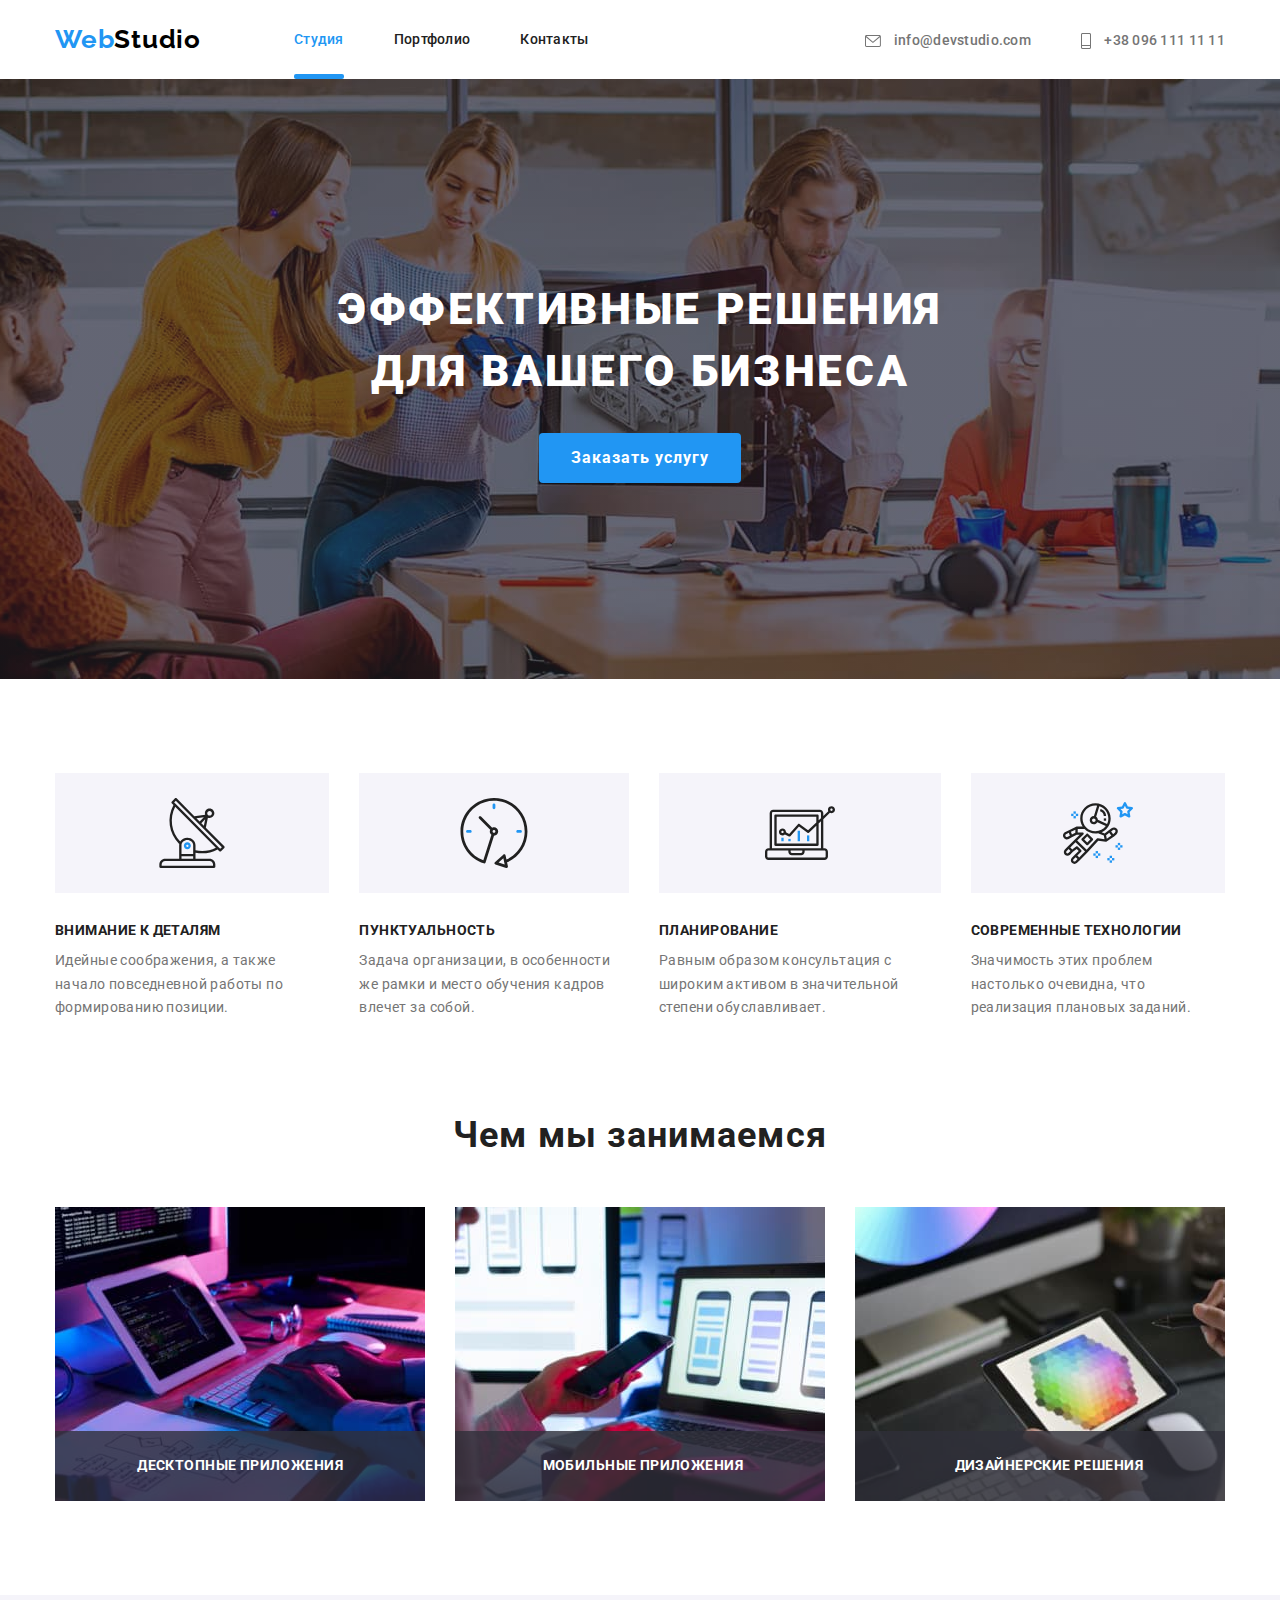
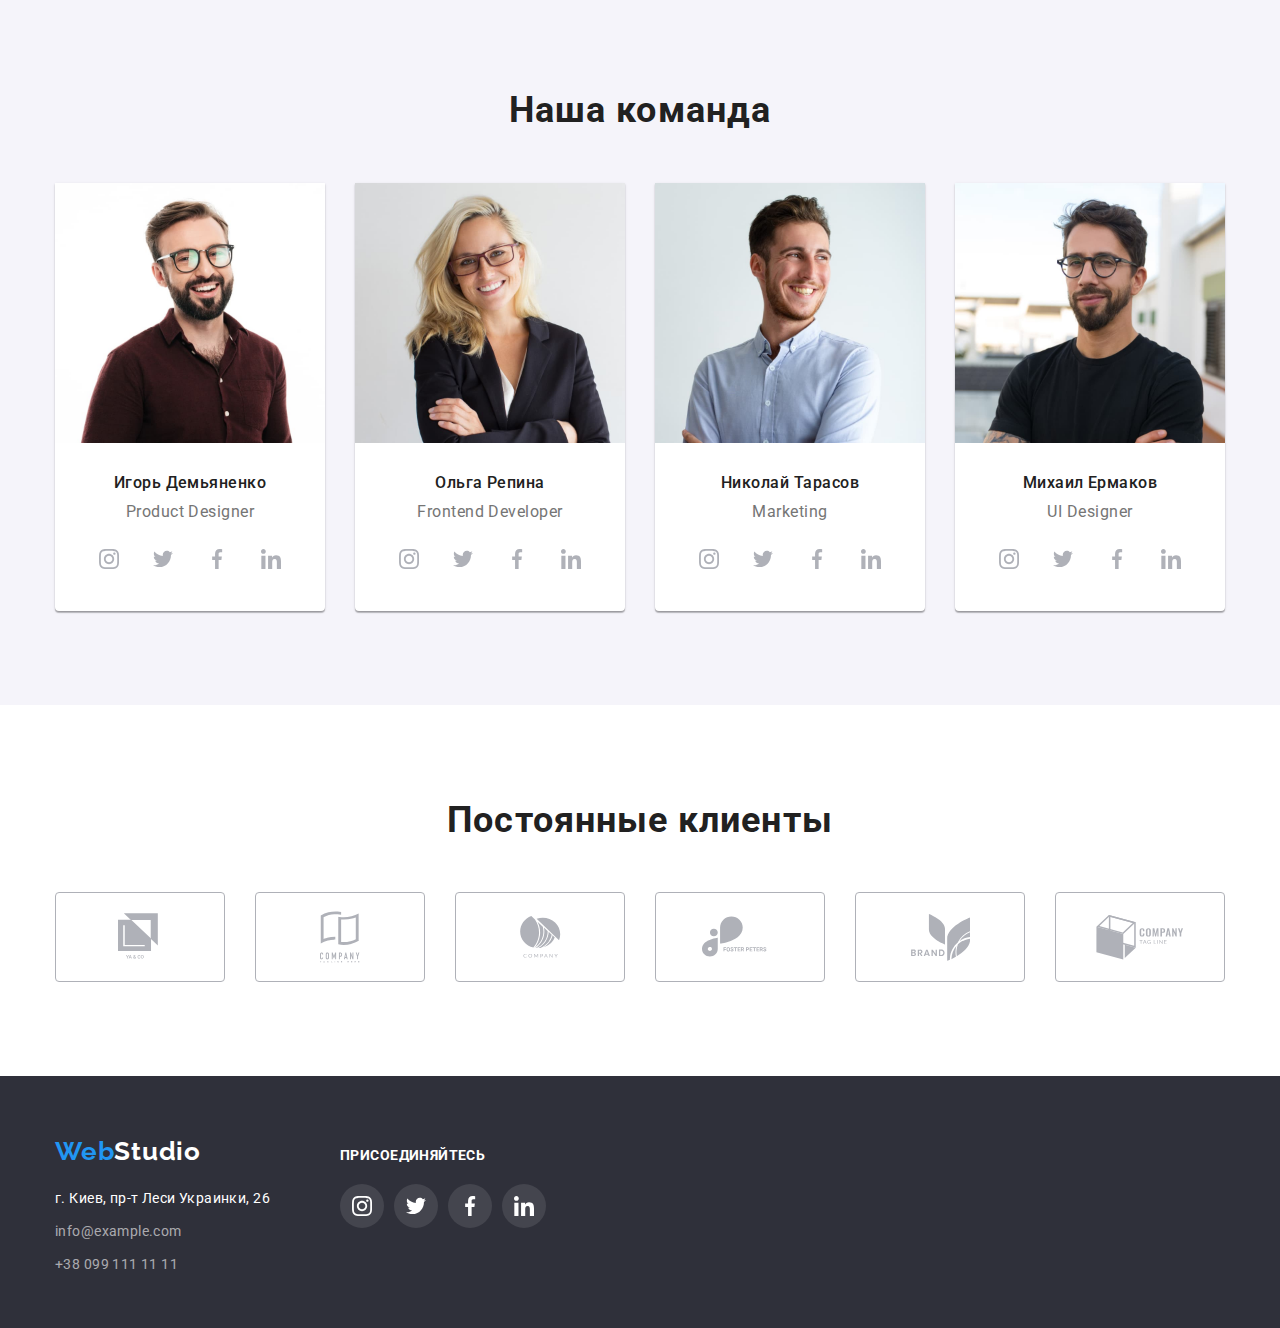
<file: index.html>
<!DOCTYPE html>
<html lang="ru">
  <head>
    <meta charset="UTF-8" />
    <meta name="viewport" content="width=device-width, initial-scale=1.0" />
    <title>Студия</title>
    <link
      href="https://fonts.googleapis.com/css2?family=Raleway:wght@700&family=Roboto:wght@400;500;700&display=swap"
      rel="stylesheet"
    />
    <link rel="stylesheet" href="./css/modern-normalize.css" />
    <link rel="stylesheet" href="./css/styles.css" />
  </head>

  <body>
    <!--Шапка страницы-->
    <header>
      <nav class="container main-nav">
        <a href="./index.html" class="logo">
          <span class="blue">Web</span>Studio
        </a>

        <ul class="site-nav list">
          <li class="item">
            <a href="./index.html" class="link current">Студия</a>
          </li>
          <li class="item">
            <a href="./portfolio.html" class="link">Портфолио</a>
          </li>
          <li class="item"><a href="" class="link">Контакты</a></li>
        </ul>

        <ul class="auht-nav list">
          <li class="item">
            <a class="link" href="mailto:info@devstudio.com"
              ><svg class="nav-icon-envelope">
                <use href="./images/sprite1.svg#icon-envelope"></use>
              </svg>
              info@devstudio.com
            </a>
          </li>
          <li class="item">
            <a class="link" href="tel:+38-096-111-11-11"
              ><svg class="nav-icon-smartphone">
                <use href="./images/sprite1.svg#icon-smartphone"></use>
              </svg>
              +38 096 111 11 11</a
            >
          </li>
        </ul>
      </nav>
    </header>

    <main>
      <!--Герой-->
      <section class="herro">
        <div class="herro-container">
          <h1 class="herro-title">Эффективные решения для вашего бизнеса</h1>
          <button data-modal-open type="button" class="button">
            Заказать услугу
          </button>
        </div>
      </section>

      <section class="section-top">
        <!--<h2 class="section-title">Особенности</h2>-->
        <div class="container">
          <ul class="featyre list">
            <li class="item">
              <h3 class="title">Внимание к деталям</h3>
              <p class="text">
                Идейные соображения, а также начало повседневной работы по
                формированию позиции.
              </p>
            </li>

            <li class="item">
              <h3 class="title">Пунктуальность</h3>
              <p class="text">
                Задача организации, в особенности же рамки и место обучения
                кадров влечет за собой.
              </p>
            </li>

            <li class="item">
              <h3 class="title">Планирование</h3>
              <p class="text">
                Равным образом консультация с широким активом в значительной
                степени обуславливает.
              </p>
            </li>

            <li class="item">
              <h3 class="title">Современные технологии</h3>
              <p class="text">
                Значимость этих проблем настолько очевидна, что реализация
                плановых заданий.
              </p>
            </li>
          </ul>
        </div>
      </section>

      <!--Чем занимается компания-->
      <section class="section">
        <div class="container">
          <h2 class="section-title centered">Чем мы занимаемся</h2>
          <ul class="doing list">
            <li class="item">
              <div class="doing-card">
                <img
                  class="picture"
                  src="./images/box1.jpg"
                  alt="Разработчик пишет backend"
                  width="370"
                  height="294"
                />
                <p class="doing-text">Десктопные приложения</p>
              </div>
            </li>

            <li class="item">
              <div class="doing-card">
                <img
                  class="picture"
                  src="./images/box2.jpg"
                  alt="Разработчик создает стилизацию"
                  width="370"
                  height="294"
                />
                <p class="doing-text">Мобильные приложения</p>
              </div>
            </li>

            <li class="item">
              <div class="doing-card">
                <img
                  class="picture"
                  src="./images/box3.jpg"
                  alt="Выбор цвета на планшете"
                  width="370"
                  height="294"
                />
                <p class="doing-text">Дизайнерские решения</p>
              </div>
            </li>
          </ul>
        </div>
      </section>

      <!--Члены команды-->
      <section class="section-top content">
        <div class="our-team container">
          <h2 class="section-title centered">Наша команда</h2>

          <ul class="team list">
            <li class="item card">
              <img
                class="picture"
                src="./images/img1.jpg"
                alt="Фотография Игоря Демьяненка"
                width="270"
                height="260"
              />
              <div class="card-content">
                <h3 class="name">Игорь Демьяненко</h3>
                <p class="position">Product Designer</p>

                <ul class="list social-icon-list">
                  <li class="social-icon-item">
                    <a
                      class="social-icon-link"
                      href="https://www.instagram.com/?hl=ru"
                      aria-label="ссылка Инстаграм"
                    >
                      <svg class="social-icon">
                        <use href="./images/sprite1.svg#icon-instagram"></use>
                      </svg>
                    </a>
                  </li>

                  <li class="social-icon-item">
                    <a
                      class="social-icon-link"
                      href="https://twitter.com/?lang=ru"
                      aria-label="ссылка Твиттер"
                    >
                      <svg class="social-icon">
                        <use href="./images/sprite1.svg#icon-twitter"></use>
                      </svg>
                    </a>
                  </li>

                  <li class="social-icon-item">
                    <a
                      class="social-icon-link"
                      href="https://www.facebook.com/"
                      aria-label="ссылка Фейсбук"
                    >
                      <svg class="social-icon">
                        <use href="./images/sprite1.svg#icon-facebook"></use>
                      </svg>
                    </a>
                  </li>

                  <li class="social-icon-item">
                    <a
                      class="social-icon-link"
                      href="https://www.linkedin.com/"
                      aria-label="ссылка Линкедин"
                      ><svg class="social-icon">
                        <use href="./images/sprite1.svg#icon-linkedin"></use>
                      </svg>
                    </a>
                  </li>
                </ul>
              </div>
            </li>

            <li class="item card">
              <img
                class="picture"
                src="./images/img2.jpg"
                alt="Фотография Ольги Репиной"
                width="270"
                height="260"
              />
              <div class="card-content">
                <h3 class="name">Ольга Репина</h3>
                <p class="position">Frontend Developer</p>
                <ul class="list social-icon-list">
                  <li class="social-icon-item">
                    <a
                      class="social-icon-link"
                      href="https://www.instagram.com/?hl=ru"
                      aria-label="ссылка Инстаграм"
                    >
                      <svg class="social-icon">
                        <use href="./images/sprite1.svg#icon-instagram"></use>
                      </svg>
                    </a>
                  </li>

                  <li class="social-icon-item">
                    <a
                      class="social-icon-link"
                      href="https://twitter.com/?lang=ru"
                      aria-label="ссылка Твиттер"
                    >
                      <svg class="social-icon">
                        <use href="./images/sprite1.svg#icon-twitter"></use>
                      </svg>
                    </a>
                  </li>

                  <li class="social-icon-item">
                    <a
                      class="social-icon-link"
                      href="https://www.facebook.com/"
                      aria-label="ссылка Фейсбук"
                    >
                      <svg class="social-icon">
                        <use href="./images/sprite1.svg#icon-facebook"></use>
                      </svg>
                    </a>
                  </li>

                  <li class="social-icon-item">
                    <a
                      class="social-icon-link"
                      href="https://www.linkedin.com/"
                      aria-label="ссылка Линкедин"
                      ><svg class="social-icon">
                        <use href="./images/sprite1.svg#icon-linkedin"></use>
                      </svg>
                    </a>
                  </li>
                </ul>
              </div>
            </li>

            <li class="item card">
              <img
                class="picture"
                src="./images/img3.jpg"
                alt="Фотография Николая Тарасова"
                width="270"
                height="260"
              />
              <div class="card-content">
                <h3 class="name">Николай Тарасов</h3>
                <p class="position">Marketing</p>
                <ul class="list social-icon-list">
                  <li class="social-icon-item">
                    <a
                      class="social-icon-link"
                      href="https://www.instagram.com/?hl=ru"
                      aria-label="ссылка Инстаграм"
                    >
                      <svg class="social-icon">
                        <use href="./images/sprite1.svg#icon-instagram"></use>
                      </svg>
                    </a>
                  </li>

                  <li class="social-icon-item">
                    <a
                      class="social-icon-link"
                      href="https://twitter.com/?lang=ru"
                      aria-label="ссылка Твиттер"
                    >
                      <svg class="social-icon">
                        <use href="./images/sprite1.svg#icon-twitter"></use>
                      </svg>
                    </a>
                  </li>

                  <li class="social-icon-item">
                    <a
                      class="social-icon-link"
                      href="https://www.facebook.com/"
                      aria-label="ссылка Фейсбук"
                    >
                      <svg class="social-icon">
                        <use href="./images/sprite1.svg#icon-facebook"></use>
                      </svg>
                    </a>
                  </li>

                  <li class="social-icon-item">
                    <a
                      class="social-icon-link"
                      href="https://www.linkedin.com/"
                      aria-label="ссылка Линкедин"
                      ><svg class="social-icon">
                        <use href="./images/sprite1.svg#icon-linkedin"></use>
                      </svg>
                    </a>
                  </li>
                </ul>
              </div>
            </li>

            <li class="item card">
              <img
                class="picture"
                src="./images/img4.jpg"
                alt="Фотография Михаила Ермакова"
                width="270"
                height="260"
              />
              <div class="card-content">
                <h3 class="name">Михаил Ермаков</h3>
                <p class="position">UI Designer</p>
                <ul class="list social-icon-list">
                  <li class="social-icon-item">
                    <a
                      class="social-icon-link"
                      href="https://www.instagram.com/?hl=ru"
                      aria-label="ссылка Инстаграм"
                    >
                      <svg class="social-icon">
                        <use href="./images/sprite1.svg#icon-instagram"></use>
                      </svg>
                    </a>
                  </li>

                  <li class="social-icon-item">
                    <a
                      class="social-icon-link"
                      href="https://twitter.com/?lang=ru"
                      aria-label="ссылка Твиттер"
                    >
                      <svg class="social-icon">
                        <use href="./images/sprite1.svg#icon-twitter"></use>
                      </svg>
                    </a>
                  </li>

                  <li class="social-icon-item">
                    <a
                      class="social-icon-link"
                      href="https://www.facebook.com/"
                      aria-label="ссылка Фейсбук"
                    >
                      <svg class="social-icon">
                        <use href="./images/sprite1.svg#icon-facebook"></use>
                      </svg>
                    </a>
                  </li>

                  <li class="social-icon-item">
                    <a
                      class="social-icon-link"
                      href="https://www.linkedin.com/"
                      aria-label="ссылка Линкедин"
                      ><svg class="social-icon">
                        <use href="./images/sprite1.svg#icon-linkedin"></use>
                      </svg>
                    </a>
                  </li>
                </ul>
              </div>
            </li>
          </ul>
        </div>
      </section>

      <section class="section-top">
        <div class="container">
          <h2 class="section-title centered">Постоянные клиенты</h2>

          <ul class="list clients-logo-list">
            <li class="clients-logo-item">
              <a
                class="clients-logo-link"
                href=""
                aria-label="ссылка первый клиент"
              >
                <svg class="clients-logo" width="44" height="49">
                  <use href="./images/sprite1.svg#icon-logo1"></use>
                </svg>
              </a>
            </li>
            <li class="clients-logo-item">
              <a
                class="clients-logo-link"
                href=""
                aria-label="ссылка второй клиент"
              >
                <svg class="clients-logo" width="40" height="52">
                  <use href="./images/sprite1.svg#icon-logo2"></use>
                </svg>
              </a>
            </li>
            <li class="clients-logo-item">
              <a
                class="clients-logo-link"
                href=""
                aria-label="ссылка третий клиент"
              >
                <svg class="clients-logo" width="41" height="42">
                  <use href="./images/sprite1.svg#icon-logo3"></use>
                </svg>
              </a>
            </li>
            <li class="clients-logo-item">
              <a
                class="clients-logo-link"
                href=""
                aria-label="ссылка четвертый клиент"
              >
                <svg class="clients-logo" width="77" height="42">
                  <use href="./images/sprite1.svg#icon-logo4"></use>
                </svg>
              </a>
            </li>
            <li class="clients-logo-item">
              <a
                class="clients-logo-link"
                href=""
                aria-label="ссылка пятый клиент"
              >
                <svg class="clients-logo" width="59" height="47">
                  <use href="./images/sprite1.svg#icon-logo5"></use>
                </svg>
              </a>
            </li>
            <li class="clients-logo-item">
              <a
                class="clients-logo-link"
                href=""
                aria-label="ссылка шестой клиент"
              >
                <svg class="clients-logo" width="88" height="45">
                  <use href="./images/sprite1.svg#icon-logo6"></use>
                </svg>
              </a>
            </li>
          </ul>
        </div>
      </section>
    </main>

    <!--Подвал-->
    <footer class="contacts-container">
      <div class="container footer-flex">
        <div class="footer-address">
          <a href="./index.html" class="logo footer">
            <span class="blue">Web</span><span class="white">Studio</span>
          </a>
          <address class="adress-content">
            <p class="text">г. Киев, пр-т Леси Украинки, 26</p>
            <a href="mailto:info@example.com" class="connection link text"
              >info@example.com</a
            >
            <a href="tel:+38-099-111-11-11" class="connection link text"
              >+38 099 111 11 11</a
            >
          </address>
        </div>

        <div class="footer-slogan">
          <h2 class="footer-slogan-text">Присоединяйтесь</h2>
          <!-- <div class="footer-icon"> -->
          <ul class="list social-icon-list">
            <li class="social-icon-item">
              <a
                class="social-icon-link"
                href="https://www.instagram.com/?hl=ru"
                aria-label="ссылка Инстаграм"
              >
                <svg class="social-icon">
                  <use href="./images/sprite1.svg#icon-instagram"></use>
                </svg>
              </a>
            </li>

            <li class="social-icon-item">
              <a
                class="social-icon-link"
                href="https://twitter.com/?lang=ru"
                aria-label="ссылка Твиттер"
              >
                <svg class="social-icon">
                  <use href="./images/sprite1.svg#icon-twitter"></use>
                </svg>
              </a>
            </li>

            <li class="social-icon-item">
              <a
                class="social-icon-link"
                href="https://www.facebook.com/"
                aria-label="ссылка Фейсбук"
              >
                <svg class="social-icon">
                  <use href="./images/sprite1.svg#icon-facebook"></use>
                </svg>
              </a>
            </li>

            <li class="social-icon-item">
              <a
                class="social-icon-link"
                href="https://www.linkedin.com/"
                aria-label="ссылка Линкедин"
                ><svg class="social-icon">
                  <use href="./images/sprite1.svg#icon-linkedin"></use>
                </svg>
              </a>
            </li>
          </ul>
        </div>
      </div>
    </footer>

    <div class="backdrop is-hidden" data-modal>
      <div class="modal">
        <button
          data-modal-close
          aria-label="закрыть модальное окно"
          class="modal-btn"
        >
          <svg class="modal-icon">
            <use href="./images/sprite1.svg#icon-close"></use>
          </svg>
        </button>
      </div>
    </div>
    <script src="./js/modal.js"></script>
  </body>
</html>
</file>
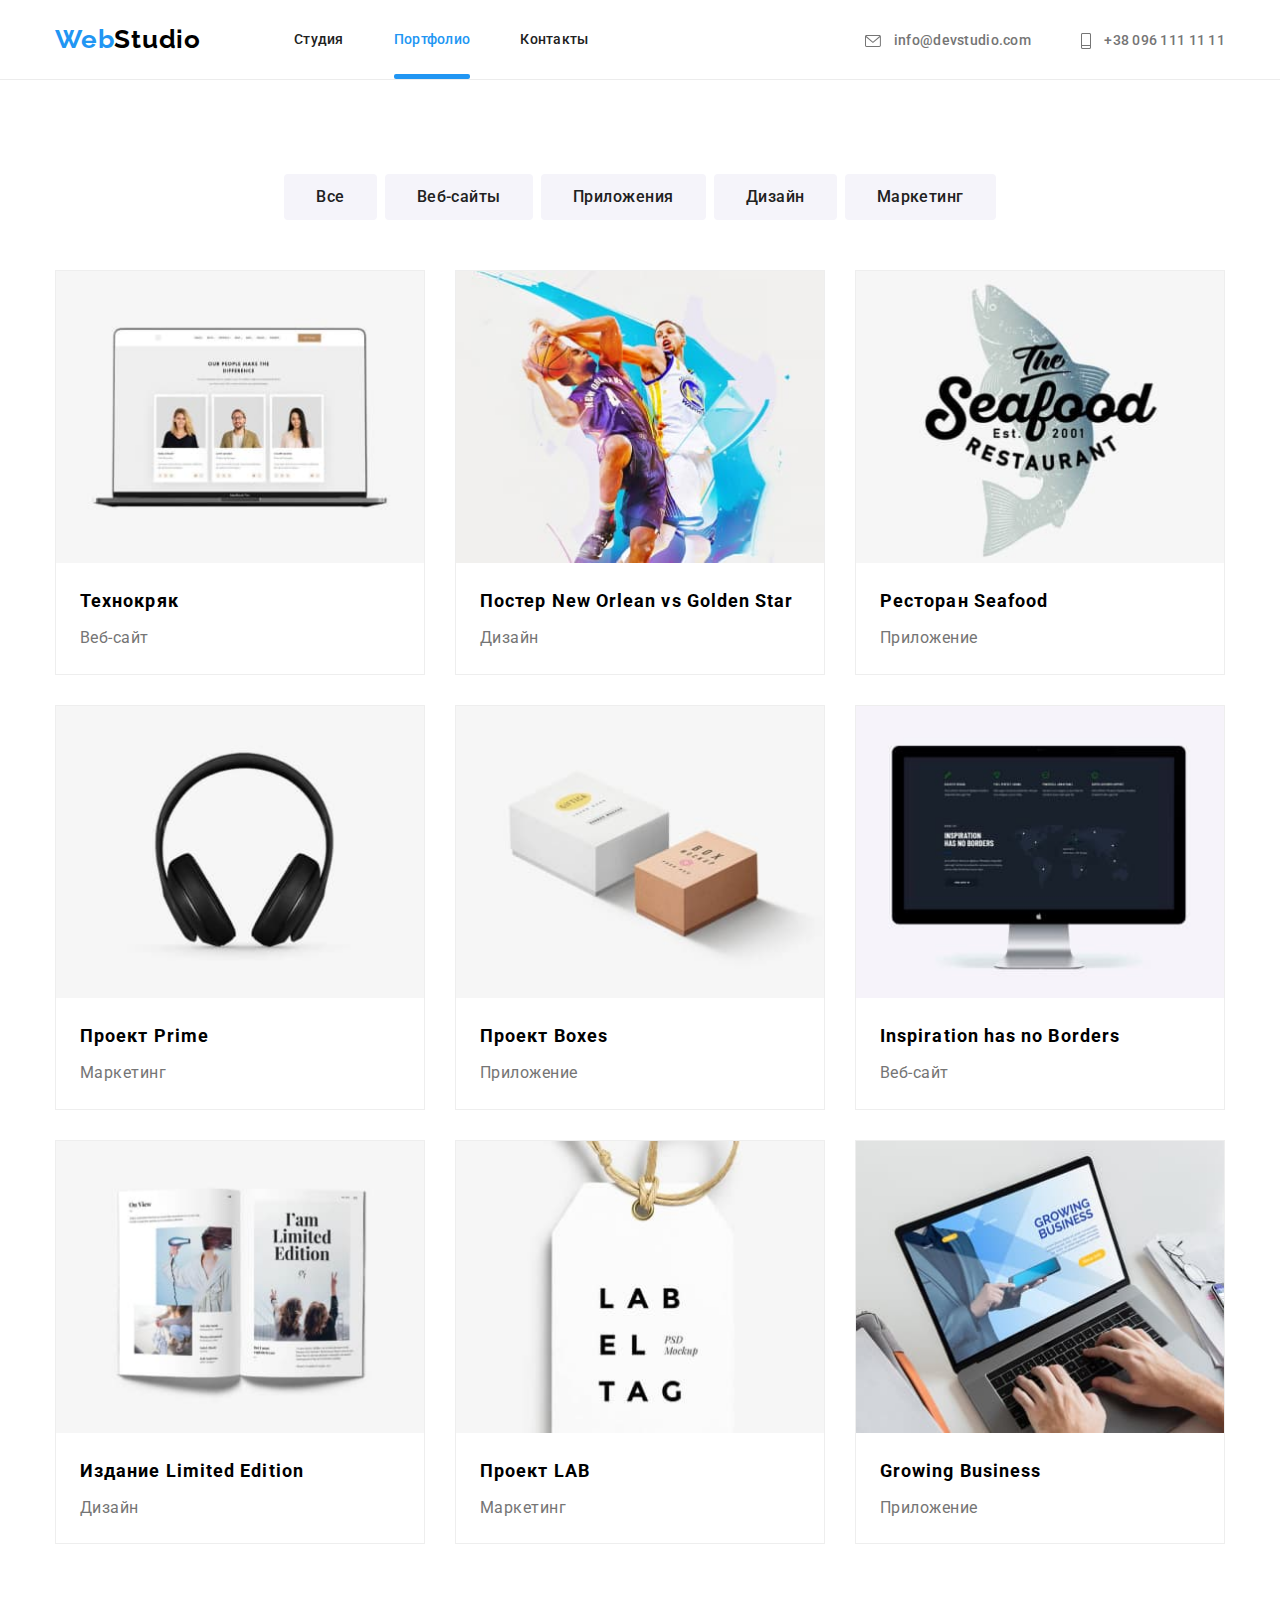
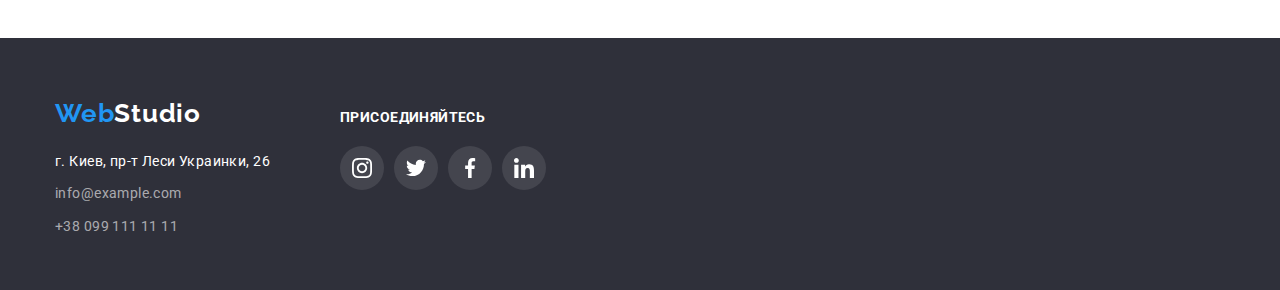
<file: portfolio.html>
<!DOCTYPE html>
<html lang="ru">
  <head>
    <meta charset="UTF-8" />
    <meta name="viewport" content="width=device-width, initial-scale=1.0" />
    <title>Портфолио</title>
    <link
      href="https://fonts.googleapis.com/css2?family=Raleway:wght@700&family=Roboto:wght@400;500;700&display=swap"
      rel="stylesheet"
    />
    <link rel="stylesheet" href="./css/modern-normalize.css" />
    <link rel="stylesheet" href="./css/styles.css" />
  </head>

  <body>
    <!--Шапка страницы-->
    <header>
      <nav class="container main-nav container-border">
        <a href="./index.html" class="logo">
          <span class="blue">Web</span>Studio
        </a>

        <ul class="site-nav list">
          <li class="item">
            <a href="./index.html" class="link">Студия</a>
          </li>
          <li class="item">
            <a href="./portfolio.html" class="link current">Портфолио</a>
          </li>
          <li class="item"><a href="" class="link">Контакты</a></li>
        </ul>

        <ul class="auht-nav list">
          <li class="item">
            <a class="link" href="mailto:info@devstudio.com"
              ><svg class="nav-icon-envelope">
                <use href="./images/sprite1.svg#icon-envelope"></use>
              </svg>
              info@devstudio.com
            </a>
          </li>
          <li class="item">
            <a class="link" href="tel:+38-096-111-11-11"
              ><svg class="nav-icon-smartphone">
                <use href="./images/sprite1.svg#icon-smartphone"></use>
              </svg>
              +38 096 111 11 11</a
            >
          </li>
        </ul>
      </nav>
    </header>

    <main>
      <section class="portfolio">
        <!--<h1>Наши работы</h1>-->
        <div class="container">
          <ul class="list btn">
            <li class="item">
              <button type="button" class="button">Все</button>
            </li>
            <li class="item">
              <button type="button" class="button">Веб-сайты</button>
            </li>
            <li class="item">
              <button type="button" class="button">Приложения</button>
            </li>
            <li class="item">
              <button type="button" class="button">Дизайн</button>
            </li>
            <li class="item">
              <button type="button" class="button">Маркетинг</button>
            </li>
          </ul>
        </div>

        <div class="container">
          <ul class="our-work list">
            <li class="our-work-card">
              <a href="" class="link">
                <div class="overlay">
                  <img
                    class="picture"
                    src="./images/portfolio1.jpg"
                    alt="ноутбук с открытым сайтом"
                    width="370"
                    height="294"
                  />

                  <p class="overlay-text">
                    Технокряк это современная площадка распространения
                    коронавируса. Компании используют эту платформу для
                    цифрового шпионажа и атак на защищённые сервера конкурентов.
                  </p>
                </div>

                <h2 class="portfolio-title">Технокряк</h2>
                <p class="portfolio-text">Веб-сайт</p>
              </a>
            </li>

            <li class="our-work-card">
              <a href="" class="link">
                <div class="overlay">
                  <img
                    class="picture"
                    src="./images/portfolio2.jpg"
                    alt="два баскедболиста"
                    width="370"
                    height="294"
                  />
                  <p class="overlay-text">
                    Технокряк это современная площадка распространения
                    коронавируса. Компании используют эту платформу для
                    цифрового шпионажа и атак на защищённые сервера конкурентов.
                  </p>
                </div>
                <h2 class="portfolio-title">
                  Постер New Orlean vs Golden Star
                </h2>
                <p class="portfolio-text">Дизайн</p>
              </a>
            </li>

            <li class="our-work-card">
              <a href="" class="link">
                <div class="overlay">
                  <img
                    class="picture"
                    src="./images/portfolio3.jpg"
                    alt="название приложения"
                    width="370"
                    height="294"
                  />
                  <p class="overlay-text">
                    Технокряк это современная площадка распространения
                    коронавируса. Компании используют эту платформу для
                    цифрового шпионажа и атак на защищённые сервера конкурентов.
                  </p>
                </div>
                <h2 class="portfolio-title">Ресторан Seafood</h2>
                <p class="portfolio-text">Приложение</p>
              </a>
            </li>

            <li class="our-work-card">
              <a href="" class="link">
                <div class="overlay">
                  <img
                    class="picture"
                    src="./images/portfolio4.jpg"
                    alt="наушники"
                    width="370"
                    height="294"
                  />
                  <p class="overlay-text">
                    Технокряк это современная площадка распространения
                    коронавируса. Компании используют эту платформу для
                    цифрового шпионажа и атак на защищённые сервера конкурентов.
                  </p>
                </div>
                <h2 class="portfolio-title">Проект Prime</h2>
                <p class="portfolio-text">Маркетинг</p>
              </a>
            </li>

            <li class="our-work-card">
              <a href="" class="link">
                <div class="overlay">
                  <img
                    class="picture"
                    src="./images/portfolio5.jpg"
                    alt="коробки"
                    width="370"
                    height="294"
                  />
                  <p class="overlay-text">
                    Технокряк это современная площадка распространения
                    коронавируса. Компании используют эту платформу для
                    цифрового шпионажа и атак на защищённые сервера конкурентов.
                  </p>
                </div>
                <h2 class="portfolio-title">Проект Boxes</h2>
                <p class="portfolio-text">Приложение</p>
              </a>
            </li>

            <li class="our-work-card">
              <a href="" class="link">
                <div class="overlay">
                  <img
                    class="picture"
                    src="./images/portfolio6.jpg"
                    alt="сайт на робочем столе"
                    width="370"
                    height="294"
                  />
                  <p class="overlay-text">
                    Технокряк это современная площадка распространения
                    коронавируса. Компании используют эту платформу для
                    цифрового шпионажа и атак на защищённые сервера конкурентов.
                  </p>
                </div>
                <h2 class="portfolio-title">Inspiration has no Borders</h2>
                <p class="portfolio-text">Веб-сайт</p>
              </a>
            </li>

            <li class="our-work-card">
              <a href="" class="link">
                <div class="overlay">
                  <img
                    class="picture"
                    src="./images/portfolio7.jpg"
                    alt="открытая книга"
                    width="370"
                    height="294"
                  />
                  <p class="overlay-text">
                    Технокряк это современная площадка распространения
                    коронавируса. Компании используют эту платформу для
                    цифрового шпионажа и атак на защищённые сервера конкурентов.
                  </p>
                </div>
                <h2 class="portfolio-title">Издание Limited Edition</h2>
                <p class="portfolio-text">Дизайн</p>
              </a>
            </li>

            <li class="our-work-card">
              <a href="" class="link">
                <div class="overlay">
                  <img
                    class="picture"
                    src="./images/portfolio8.jpg"
                    alt="бирка LAB"
                    width="370"
                    height="294"
                  />
                  <p class="overlay-text">
                    Технокряк это современная площадка распространения
                    коронавируса. Компании используют эту платформу для
                    цифрового шпионажа и атак на защищённые сервера конкурентов.
                  </p>
                </div>
                <h2 class="portfolio-title">Проект LAB</h2>
                <p class="portfolio-text">Маркетинг</p>
              </a>
            </li>

            <li class="our-work-card">
              <a href="" class="link">
                <div class="overlay">
                  <img
                    class="picture"
                    src="./images/portfolio9.jpg"
                    alt="Приложение Growing Business"
                    width="370"
                    height="294"
                  />
                  <p class="overlay-text">
                    Технокряк это современная площадка распространения
                    коронавируса. Компании используют эту платформу для
                    цифрового шпионажа и атак на защищённые сервера конкурентов.
                  </p>
                </div>
                <h2 class="portfolio-title">Growing Business</h2>
                <p class="portfolio-text">Приложение</p>
              </a>
            </li>
          </ul>
        </div>
      </section>
    </main>

    <!--Подвал-->
    <footer class="contacts-container">
      <div class="container footer-flex">
        <div class="footer-address">
          <a href="./index.html" class="logo footer">
            <span class="blue">Web</span><span class="white">Studio</span>
          </a>
          <address class="adress-content">
            <p class="text">г. Киев, пр-т Леси Украинки, 26</p>
            <a href="mailto:info@example.com" class="connection link text"
              >info@example.com</a
            >
            <a href="tel:+38-099-111-11-11" class="connection link text"
              >+38 099 111 11 11</a
            >
          </address>
        </div>

        <div class="footer-slogan">
          <h2 class="footer-slogan-text">Присоединяйтесь</h2>
          <!-- <div class="footer-icon"> -->
          <ul class="list social-icon-list">
            <li class="social-icon-item">
              <a
                class="social-icon-link"
                href="https://www.instagram.com/?hl=ru"
                aria-label="ссылка Инстаграм"
              >
                <svg class="social-icon">
                  <use href="./images/sprite1.svg#icon-instagram"></use>
                </svg>
              </a>
            </li>

            <li class="social-icon-item">
              <a
                class="social-icon-link"
                href="https://twitter.com/?lang=ru"
                aria-label="ссылка Твиттер"
              >
                <svg class="social-icon">
                  <use href="./images/sprite1.svg#icon-twitter"></use>
                </svg>
              </a>
            </li>

            <li class="social-icon-item">
              <a
                class="social-icon-link"
                href="https://www.facebook.com/"
                aria-label="ссылка Фейсбук"
              >
                <svg class="social-icon">
                  <use href="./images/sprite1.svg#icon-facebook"></use>
                </svg>
              </a>
            </li>

            <li class="social-icon-item">
              <a
                class="social-icon-link"
                href="https://www.linkedin.com/"
                aria-label="ссылка Линкедин"
                ><svg class="social-icon">
                  <use href="./images/sprite1.svg#icon-linkedin"></use>
                </svg>
              </a>
            </li>
          </ul>
        </div>
      </div>
    </footer>
  </body>
</html>
</file>
<file: css/styles.css>
html {
  box-sizing: border-box;
}
*/ *,
*::before,
*::after {
  box-sizing: inherit;
}

/* Цвета текста */
:root {
  --blue: #2196f3;
  --black-one: #000000;
  --black-two: #212121;
  --gray-one: #757575;
  --gray-two: rgba(255, 255, 255, 0.6);
  --white: #ffffff;
  --herro-background: #2f303a;
  --portfolio-button-background: #f5f4fa;
  --section-background: #f5f4fa;
}

body {
  font-family: 'Roboto', sans-serif;
  background-color: var(--white);
  color: var(--black-two);
}

.container {
  width: 1200px;
  padding-left: 15px;
  padding-right: 15px;
  margin-left: auto;
  margin-right: auto;
}

/* logo */
.logo {
  margin-right: 93px;
  font-family: 'Raleway', sans-serif;
  font-weight: 700;
  color: var(--black-one);
  text-decoration: none;

  font-size: 26px;
  line-height: 1.2;
  letter-spacing: 0.03em;
}

.logo .blue {
  color: var(--blue);
}

.logo .white {
  color: var(--white);
}

.list {
  padding: 0;
  margin: 0;
  list-style: none;
}

.link {
  text-decoration: none;
}

.picture {
  display: block;
  max-width: 100%;
  height: auto;
}

/* site-nav */
.main-nav {
  align-items: center;
  display: flex;
}

.site-nav {
  display: flex;
}

.site-nav .item:not(:last-child) {
  margin-right: 50px;
}

.site-nav .link {
  position: relative;

  display: block;
  font-weight: 500;

  color: var(--black-two);
  font-size: 14px;
  line-height: 1.1;
  letter-spacing: 0.02em;
  padding-top: 32px;
  padding-bottom: 32px;
  transition: color 250ms cubic-bezier(0.4, 0, 0.2, 1);
}

.site-nav .link.current {
  color: var(--blue);
}

.site-nav .link.current::after {
  position: absolute;

  content: '';
  display: block;
  width: 100%;
  height: 5px;
  background: var(--blue);
  border-radius: 2px;
  left: 0;
  bottom: 0;
}

.site-nav .link:hover,
.site-nav .link:focus {
  color: var(--blue);
}

/* auht-nav */
.auht-nav {
  display: flex;
  margin-left: auto;
}

.auht-nav .item:not(:last-child) {
  margin-right: 50px;
}

.auht-nav .item {
  text-align: center;
}

.auht-nav .link {
  font-weight: 500;
  color: var(--gray-one);
  font-size: 14px;
  line-height: 1.1;
  letter-spacing: 0.02em;
  transition: color 250ms cubic-bezier(0.4, 0, 0.2, 1);
}

.auht-nav .link:hover,
.auht-nav .link:focus {
  color: var(--blue);
}

.auht-nav .link:hover .nav-icon-envelope,
.auht-nav .link:focus .nav-icon-envelope {
  fill: var(--blue);
}

.nav-icon-envelope {
  display: inline-flex;
  vertical-align: middle;
  width: 16px;
  height: 12px;
  margin-right: 10px;
  fill: var(--gray-one);
  text-align: center;

  transition: fill 250ms cubic-bezier(0.4, 0, 0.2, 1);
}

.nav-icon-smartphone {
  display: inline-flex;
  vertical-align: middle;
  width: 10px;
  height: 16px;
  margin-right: 10px;
  fill: var(--gray-one);
  transition: fill 250ms cubic-bezier(0.4, 0, 0.2, 1);
}

.auht-nav .link:hover .nav-icon-smartphone,
.auht-nav .link:focus .nav-icon-smartphone {
  fill: var(--blue);
}

/* herro */

.herro-container {
  text-align: center;
  height: 600px;
  max-width: 1600px;
  margin-left: auto;
  margin-right: auto;
  padding-top: 200px;
  padding-bottom: 200px;
  background-image: linear-gradient(
      to right,
      rgba(47, 48, 58, 0.4),
      rgba(47, 48, 58, 0.4)
    ),
    url(../images/hero.jpg);
  background-position: center;
  background-color: #c4c4c4;
}

.herro-title {
  margin-top: 0;
  margin-bottom: 30px;
  margin-left: auto;
  margin-right: auto;
  width: 696px;

  font-weight: 900;
  color: var(--white);
  text-transform: uppercase;
  font-size: 44px;
  line-height: 1.4;
  letter-spacing: 0.06em;
}

/* button */
.button {
  display: inline-block;
  padding: 10px 32px;
  border-radius: 4px;
  border: 0;

  font-weight: 700;
  background-color: var(--blue);
  color: var(--white);
  font-size: 16px;
  line-height: 1.9;
  letter-spacing: 0.06em;
}

.button:hover,
.button:focus {
  outline: none;
}

/* section */
.section {
  padding-top: 0;
  padding-bottom: 94px;
}

.section-top {
  padding-top: 94px;
  padding-bottom: 94px;
}

.section-top.content {
  background-color: var(--section-background);
}

.section-title.centered {
  margin-top: 0;
  margin-bottom: 50px;
  text-align: center;
}

.section-title {
  font-weight: 700;
  font-size: 36px;
  line-height: 1.2;
  letter-spacing: 0.03em;
}

/* Чем мы занимаемся */
.doing-card {
  position: relative;
}

.doing-card::before {
  content: '';
  position: absolute;
  width: 100%;
  height: 70px;
  bottom: 0;
  background: rgba(47, 48, 58, 0.8);
}

.doing-text {
  position: absolute;
  margin-top: 0;
  margin-bottom: 0;
  bottom: 27px;
  right: 82px;

  font-weight: 700;
  font-size: 14px;
  line-height: 1.14;
  text-align: center;
  letter-spacing: 0.03em;
  text-transform: uppercase;
  color: var(--white);
}
/* featyre */
.featyre {
  display: flex;
}

.featyre .item::before {
  content: '';
  display: block;

  height: 120px;
  background-color: var(--section-background);
  background-repeat: no-repeat;
  background-position: center;
  margin-bottom: 30px;
}

.featyre .item:nth-child(1)::before {
  background-image: url(../images/antenna.svg);
}

.featyre .item:nth-child(2)::before {
  background-image: url(../images/clock.svg);
}

.featyre .item:nth-child(3)::before {
  background-image: url(../images/diagram.svg);
}

.featyre .item:nth-child(4)::before {
  background-image: url(../images/astronaut.svg);
}

/* .icon-antenna::before {
   background-image: url(../images/antenna.svg);
   }   */

/* 
.icon-clock::before {
  background-image: url(../images/clock.svg);
}

.icon-diagram::before {
  background-image: url(../images/diagram.svg);
}

.icon-astronaut::before {
  background-image: url(../images/astronaut.svg);
} */

.featyre .item:not(:last-child) {
  margin-right: 30px;
}

.featyre .title {
  margin-top: 0;
  margin-bottom: 10px;
  font-weight: 700;
  text-transform: uppercase;
  font-size: 14px;
  line-height: 1.1;
  letter-spacing: 0.03em;
}

.featyre .text {
  margin-top: 0;
  margin-bottom: 0;

  font-weight: 400;
  color: var(--gray-one);
  font-size: 14px;
  line-height: 1.7;
  letter-spacing: 0.03em;
}

/* What the company does */
.doing {
  display: flex;
}

.doing .item:not(:last-child) {
  margin-right: 30px;
}

.card {
  background: #ffffff;
  box-shadow: 0px 1px 3px rgba(0, 0, 0, 0.12), 0px 1px 1px rgba(0, 0, 0, 0.14),
    0px 2px 1px rgba(0, 0, 0, 0.2);
  border-radius: 0px 0px 4px 4px;

  text-align: center;
}

.card-content {
  padding-top: 30px;
  padding-bottom: 30px;
}

.team {
  display: flex;
}

.team .item:not(:last-child) {
  margin-right: 30px;
}

.team .name {
  margin-top: 0;
  margin-bottom: 10px;

  font-weight: 500;
  font-size: 16px;
  line-height: 1.2;
  letter-spacing: 0.03em;
}

.team .position {
  margin-top: 0;
  margin-bottom: 16px;

  font-weight: 400;
  color: var(--gray-one);
  font-size: 16px;
  line-height: 1.2;
  letter-spacing: 0.03em;
}

.social-icon-list {
  display: flex;
  justify-content: center;
}

.social-icon-item:not(:last-child) {
  margin-right: 10px;
}

.social-icon-link {
  display: flex;
  justify-content: center;
  align-items: center;

  width: 44px;
  height: 44px;
  border-radius: 50%;

  background-color: var(--white);

  transition: background-color 250ms cubic-bezier(0.4, 0, 0.2, 1);
}

.social-icon-link:hover,
.social-icon-link:focus {
  background-color: var(--blue);
}

.social-icon {
  width: 20px;
  height: 20px;
  fill: #afb1b8;
  transition: fill 250ms cubic-bezier(0.4, 0, 0.2, 1);
}

.social-icon-link:hover .social-icon,
.social-icon-link:focus .social-icon {
  fill: var(--white);
}

/* Постоянные клиенты */
.clients-logo-list {
  display: flex;
}

.clients-logo-item:not(:last-child) {
  margin-right: 30px;
}

.clients-logo-link {
  fill: #afb1b8;
  display: flex;
  justify-content: center;
  align-items: center;
  width: 170px;
  height: 90px;
  border: 1px solid #afb1b8;
  border-radius: 4px;
  transition: border 250ms cubic-bezier(0.4, 0, 0.2, 1);
}

.clients-logo-link:hover,
.clients-logo-link:focus {
  border: 1px solid var(--blue);
}

.clients-logo {
  transition: fill 250ms cubic-bezier(0.4, 0, 0.2, 1);
}

.clients-logo-link:hover .clients-logo,
.clients-logo-link:focus .clients-logo {
  fill: var(--blue);
}

/* address */
.footer-flex {
  display: flex;
}

.contacts-container {
  background-color: var(--herro-background);
  color: var(--white);
  font-weight: 400;
  font-size: 14px;
  line-height: 1.7;
  letter-spacing: 0.03em;
  font-style: normal;

  height: 252px;
}

.footer-address {
  margin-right: 70px;
}

.footer {
  display: block;
  margin-right: 0;
  margin-top: 60px;
  margin-bottom: 20px;
}

.adress-content {
  display: inline-flex;
  flex-direction: column;

  font-style: normal;
}

.adress-content .text {
  margin-top: 0px;
  margin-bottom: 0px;
  margin-bottom: 9px;
}

.contacts-container .connection {
  font-weight: 400;
  color: var(--gray-two);
  font-size: 14px;
  line-height: 1.7;
  letter-spacing: 0.03em;
  font-style: normal;
}
.footer-slogan .social-icon-link {
  background-color: rgba(255, 255, 255, 0.1);
}

.footer-slogan .social-icon-link:hover,
.footer-slogan .social-icon-link:focus {
  background-color: var(--blue);
}

.footer-slogan .social-icon {
  fill: var(--white);
}

.footer-slogan-text {
  margin-top: 72px;
  margin-bottom: 20px;

  font-weight: 700;
  font-size: 14px;
  line-height: 1.1;
  letter-spacing: 0.03em;
  text-transform: uppercase;
}

.portfolio {
  padding-top: 94px;
  padding-bottom: 94px;
  border-top: 1px solid #ececec;
}

.btn {
  display: flex;
  margin-bottom: 50px;
  justify-content: center;
}

.portfolio .button {
  font-weight: 500;
  background-color: var(--portfolio-button-background);
  color: var(--black-two);
  font-size: 16px;
  line-height: 1.6;
  letter-spacing: 0.03em;
  transition: color 250ms cubic-bezier(0.4, 0, 0.2, 1),
    background-color 250ms cubic-bezier(0.4, 0, 0.2, 1);
}

.portfolio .button:hover,
.portfolio .button:focus {
  background-color: var(--blue);
  color: var(--white);
  outline: none;
}

.portfolio .item:not(:last-child) {
  margin-right: 8px;
}

.portfolio .item:hover,
.portfolio .item:focus {
  box-shadow: 0px 3px 1px rgba(0, 0, 0, 0.1), 0px 1px 2px rgba(0, 0, 0, 0.08),
    0px 2px 2px rgba(0, 0, 0, 0.12);
}

.portfolio .our-work {
  display: flex;
  flex-wrap: wrap;
}

.our-work-card {
  width: calc((100% - 60px) / 3);
  background-color: var(--white);
  margin-right: 30px;
  margin-bottom: 30px;
  border: 1px solid #eeeeee;
}

.our-work-card:hover,
.our-work-card:focus {
  box-shadow: 0px 1px 1px rgba(0, 0, 0, 0.12), 0px 4px 4px rgba(0, 0, 0, 0.06),
    1px 4px 6px rgba(0, 0, 0, 0.16);
}

.our-work-card:nth-child(3n) {
  margin-right: 0;
}

.our-work-card:nth-last-child(-n + 3) {
  margin-bottom: 0;
}

.our-work-card .portfolio-title {
  padding-top: 20px;
  padding-left: 24px;
  padding-bottom: 4px;
  margin-top: 0;
  margin-bottom: 0;

  font-weight: 700;
  font-size: 18px;
  line-height: 2;
  letter-spacing: 0.06em;

  color: #000000;
}

.overlay {
  position: relative;
  overflow: hidden;
}

.overlay::before {
  content: '';
  position: absolute;
  width: 100%;
  height: 100%;
  background-color: rgba(33, 150, 243, 0.9);
  /* opacity: 0; */

  transform: translateY(100%);
  transition: transform 250ms cubic-bezier(0.4, 0, 0.2, 1);
}

.our-work-card:hover .overlay::before,
.our-work-card:focus .overlay::before {
  opacity: 1;
  transform: translateY(0);
}

.overlay-text {
  position: absolute;
  top: 63px;
  right: 24px;
  bottom: 63px;
  left: 24px;

  opacity: 0;

  margin-top: 0;
  margin-bottom: 0;

  font-weight: 400;
  font-size: 18px;
  line-height: 1.5;
  letter-spacing: 0.03em;
  color: var(--white);

  transform: translateY(100%);
  transition: transform 250ms cubic-bezier(0.4, 0, 0.2, 1);
}

.our-work-card:hover .overlay-text,
.our-work-card:focus .overlay-text {
  opacity: 1;
  transform: translateY(0);
}

.portfolio-text {
  padding-left: 24px;
  padding-bottom: 20px;
  margin-top: 0;
  margin-bottom: 0;

  color: var(--gray-one);
  font-weight: 400;
  font-size: 16px;
  line-height: 1.9;
  letter-spacing: 0.03em;
}

.backdrop {
  position: fixed;
  width: 100%;
  height: 100%;
  top: 0px;
  bottom: 0px;

  background: rgba(0, 0, 0, 0.2);
}

.backdrop.is-hidden {
  opacity: 0;
  pointer-events: none;
}

.modal {
  position: absolute;
  top: 50%;
  left: 50%;
  transform: translate(-50%, -50%);

  width: 528px;
  height: 581px;
  background-color: var(--white);
  box-shadow: 0px 1px 3px rgba(0, 0, 0, 0.12), 0px 1px 1px rgba(0, 0, 0, 0.14),
    0px 2px 1px rgba(0, 0, 0, 0.2);
  border-radius: 4px;
}

.modal-btn {
  position: absolute;

  right: 8px;
  top: 8px;
  width: 30px;
  height: 30px;
  padding: 0;
  border: 1px solid rgba(0, 0, 0, 0.1);
  border-radius: 50%;
}

.modal-icon {
  content: '';
  display: inline-block;
  width: 11px;
  height: 11px;

  fill: var(--black-one);
}

.modal-btn:hover,
.modal-btn:focus {
  outline: none;
}
</file>
